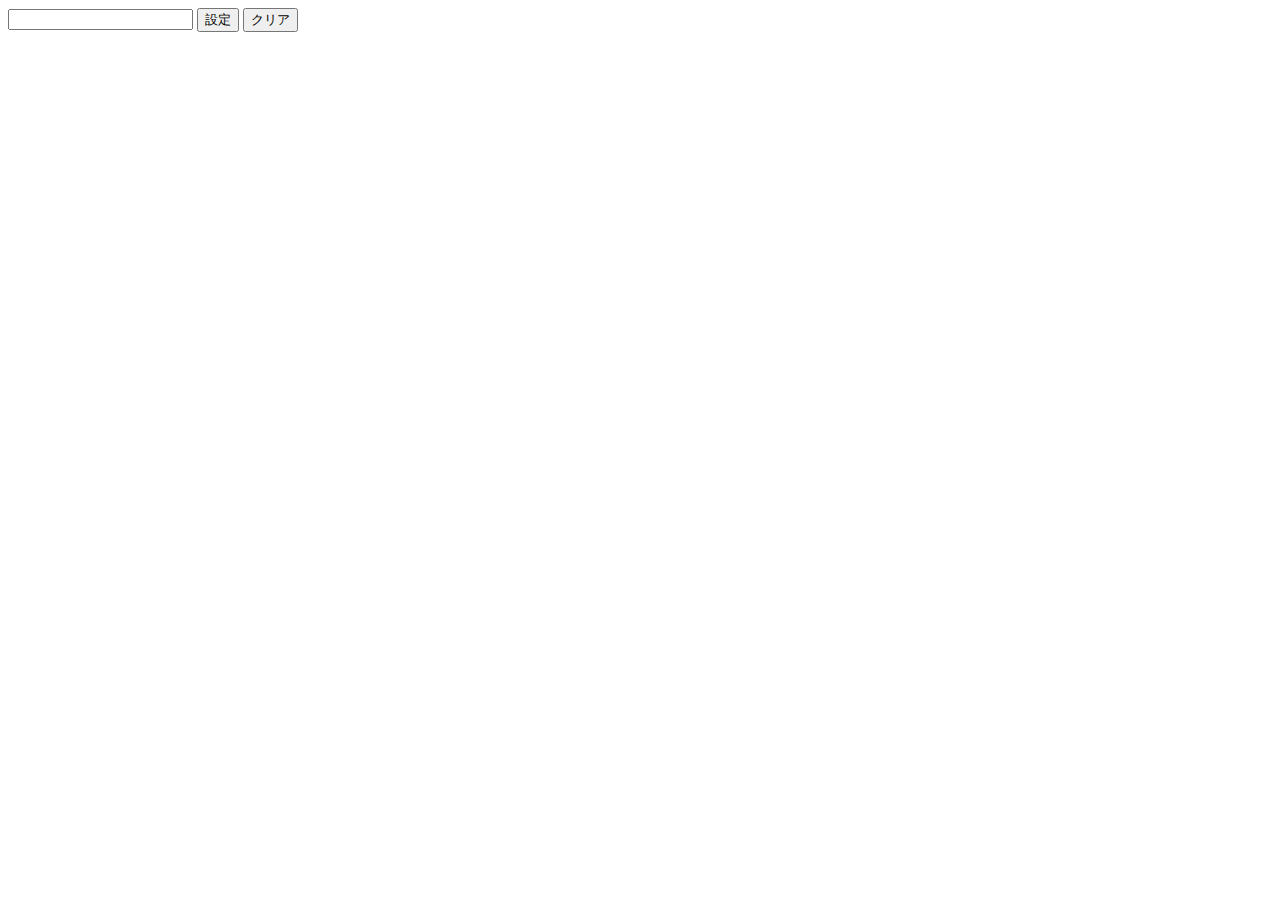
<file: button_test/index.html>
<!DOCTYPE html>
<html lang="ja">
<head>
    <meta charset="UTF-8">
    <meta name="viewport" content="width=device-width, initial-scale=1.0">
    <title>Document</title>
</head>
<body>
    <form>
        <input type='text' id='myname'>
        <button type='submit' id='button1' onclick='func1()'>設定</button>
        <button type="submit" id="button2" onclick="func2()" disable>クリア</button>
        <div id="output"></div>
    </form>

    <script>
        function func1(){
            document.getElementById("button1").disabled = true;
            document.getElementById("button2").disabled = false;
            let myname_val = document.getElementById("myname").value;
            document.getElementById("output").innerHTML = `入力された値は「${myname_val}」です。`;
        }

        function func2(){
            document.getElementById("button1").disabled = false;
            document.getElementById("button2").disabled = true;
            document.getElementById("myname").value = "";
            document.getElementById("output").innerHTML = '';
        }

    </script>
</body>
</html>
</file>
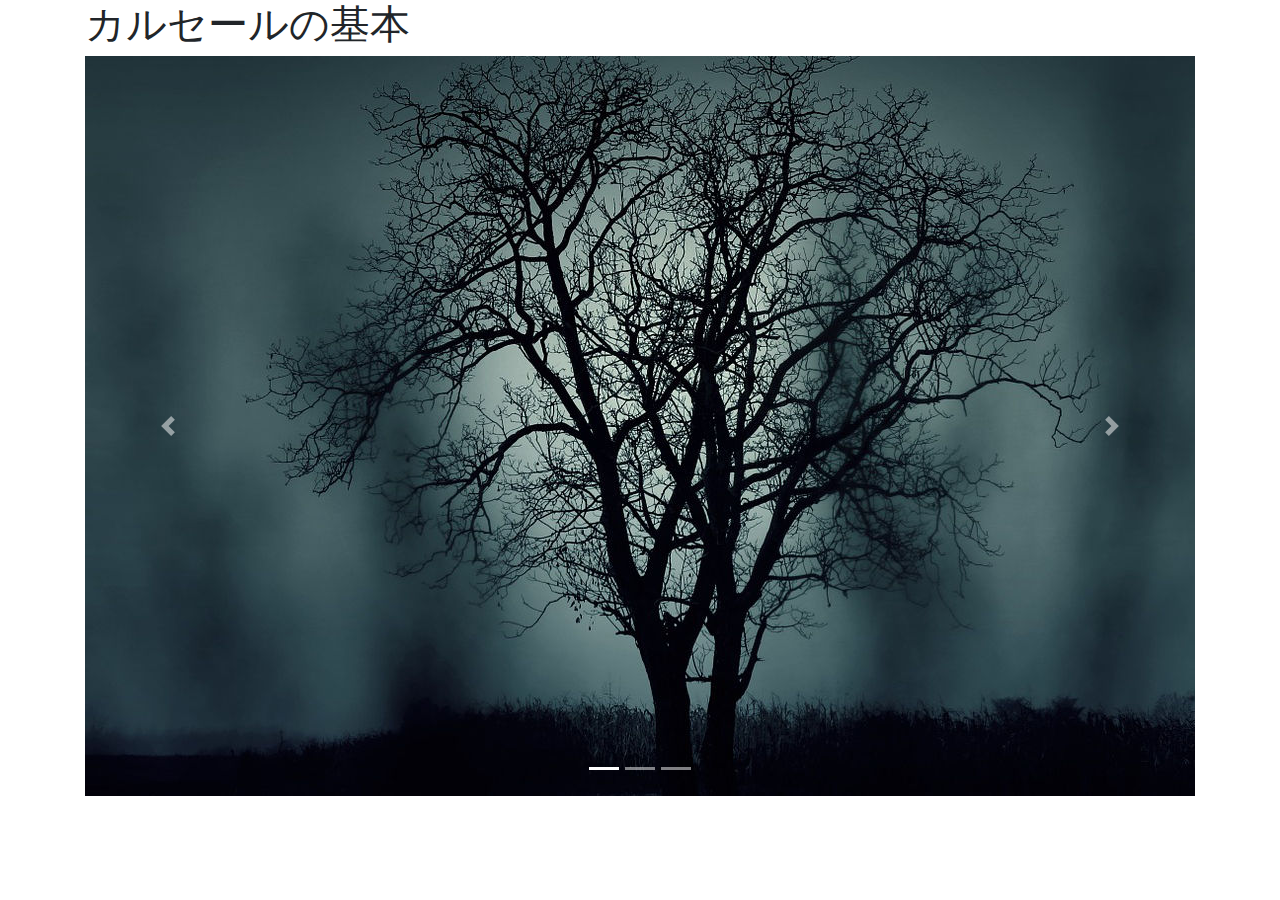
<file: carousel.html>
<!DOCTYPE html>
<html lang="ja">

<head>
    <meta charset="UTF-8">
    <meta http-equiv="X-UA-Compatible" content="IE=edge">
    <meta name="viewport" content="width=device-width, initial-scale=1">
    <link href="https://fonts.googleapis.com/css2?family=Sawarabi+Gothic&display=swap" rel="stylesheet">
    <link href="https://use.fontawesome.com/releases/v5.6.1/css/all.css" rel="stylesheet">
    <!-- font-family: 'Sawarabi Gothic', sans-serif; -->
    <title>試しにやってみた</title>
    <link href="css/bootstrap.css" rel="stylesheet">

</head>
<body>

<div class="container">

<h1>カルセールの基本</h1>
<div id="c1" class="carousel slide" data-ride="carousel">
 <ol class="carousel-indicators">
  <li data-target="#c1" data-slide-to="0" class="active"></li>
  <li data-target="#c1" data-slide-to="1"></li>
  <li data-target="#c1" data-slide-to="2"></li>
 </ol>
 <div class="carousel-inner">
     <div class="carousel-item active"><img src="image/img-01.jpg"></div>
     <div class="carousel-item"><img src="image/img-02.jpg"></div>
     <div class="carousel-item"><img src="image/img-03.jpg"></div>
 </div>
 <a class="carousel-control-prev" href="#c1" role="button" data-slide="prev">
     <span class="carousel-control-prev-icon" aria-hidden="true"></span>
     <span class="sr-only">前に戻る</span>
 </a>
 <a class="carousel-control-next" href="#c1" role="button" data-slide="next">
     <span class="carousel-control-next-icon" aria-hidden="true"></span>
     <span class="sr-only">次に進む</span>
 </a>
</div>

</div>
<!-- jQuery読み込み -->
<script src="https://ajax.googleapis.com/ajax/libs/jquery/1.11.1/jquery.min.js"></script>
<!-- BootstrapのJS読み込み -->
<script src="js/bootstrap.min.js"></script>
</body>
</html>
</file>
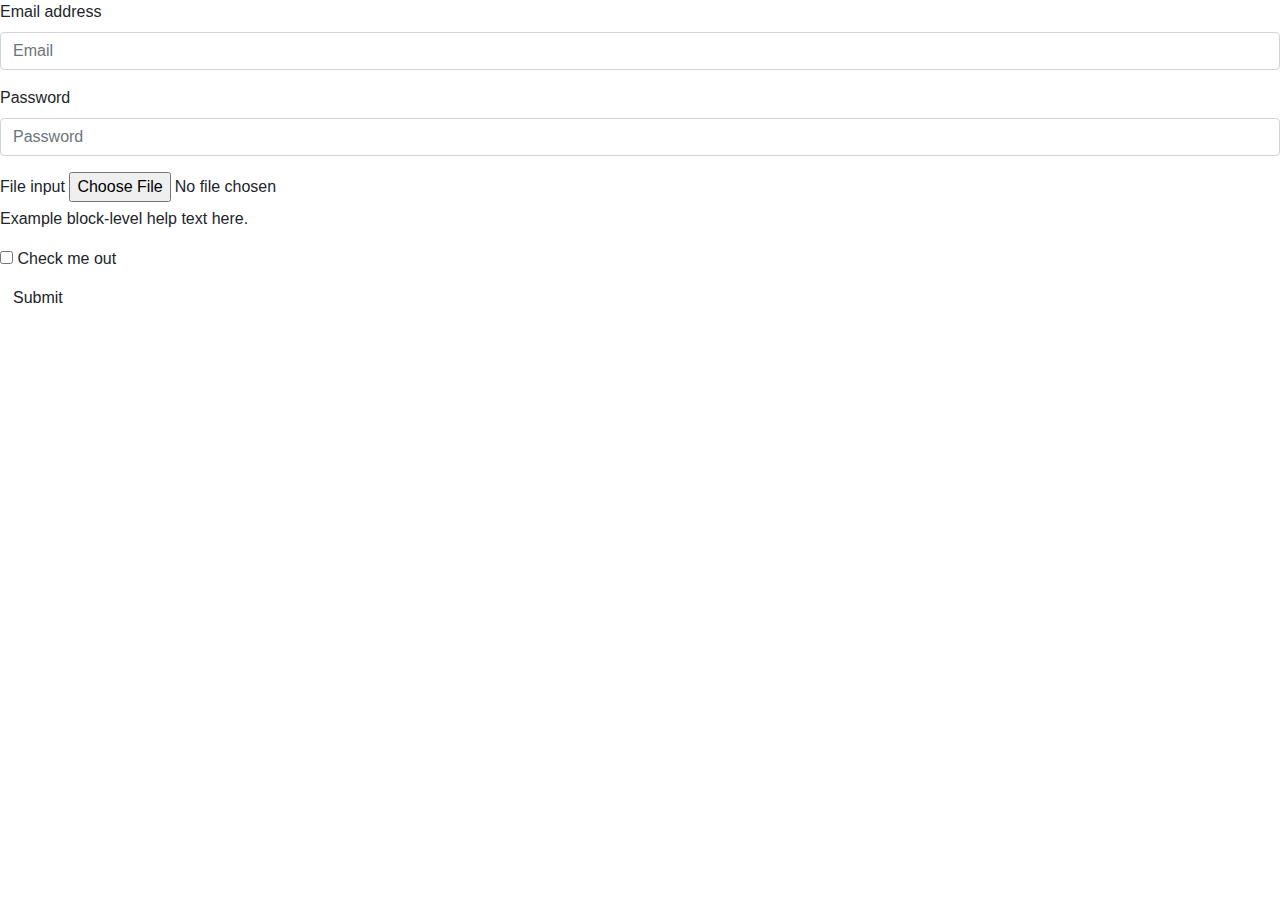
<file: form.html>
<!DOCTYPE html>
<html lang="ja">
  <head>
    <meta charset="utf-8">
    <meta http-equiv="X-UA-Compatible" content="IE=edge">
    <meta name="viewport" content="width=device-width, initial-scale=1">
    <title>Bootstrap Sample</title>
    <!-- BootstrapのCSS読み込み -->
    <link href="css/bootstrap.min.css" rel="stylesheet">
    <!-- jQuery読み込み -->
    <script src="https://ajax.googleapis.com/ajax/libs/jquery/1.11.3/jquery.min.js"></script>
    <!-- BootstrapのJS読み込み -->
    <script src="js/bootstrap.min.js"></script>
  </head>
  <body>
    <form>
      <div class="form-group">
        <label for="exampleInputEmail1">Email address</label>
        <input type="email" class="form-control" id="exampleInputEmail1" placeholder="Email">
      </div>
      <div class="form-group">
        <label for="exampleInputPassword1">Password</label>
        <input type="password" class="form-control" id="exampleInputPassword1" placeholder="Password">
      </div>
      <div class="form-group">
        <label for="exampleInputFile">File input</label>
        <input type="file" id="exampleInputFile">
        <p class="help-block">Example block-level help text here.</p>
      </div>
      <div class="checkbox">
        <label>
          <input type="checkbox"> Check me out
        </label>
      </div>
      <button type="submit" class="btn btn-default">Submit</button>
    </form>
  </body>
</html>
</file>
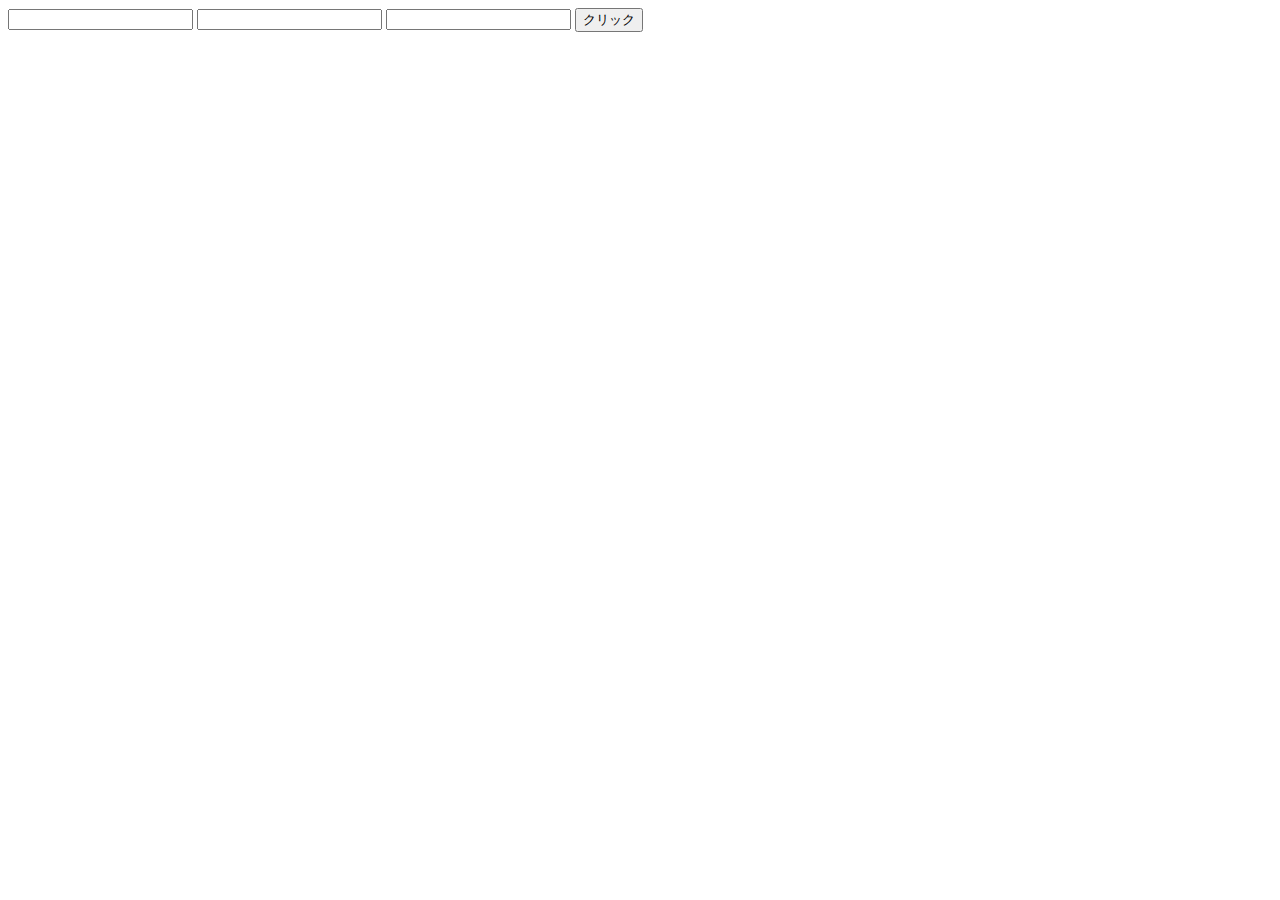
<file: sample1.html>
<!DOCTYPE html>
<html lang="en">
<head>
    <meta charset="UTF-8">
    <meta name="viewport" content="width=device-width, initial-scale=1.0">
    <title>Document</title>
    <script>
        function setValue(){
            var elm= document.getElementById("tx1");
            elm.value = "Hello!";
        }
        </script>
</head>
<body>
    <input id="tx1" type="text">
    <input id="tx2" type="text">
    <input id="tx3" type="text">
    <button onclick="setValue();">クリック</button>
</body>
</html>
</file>
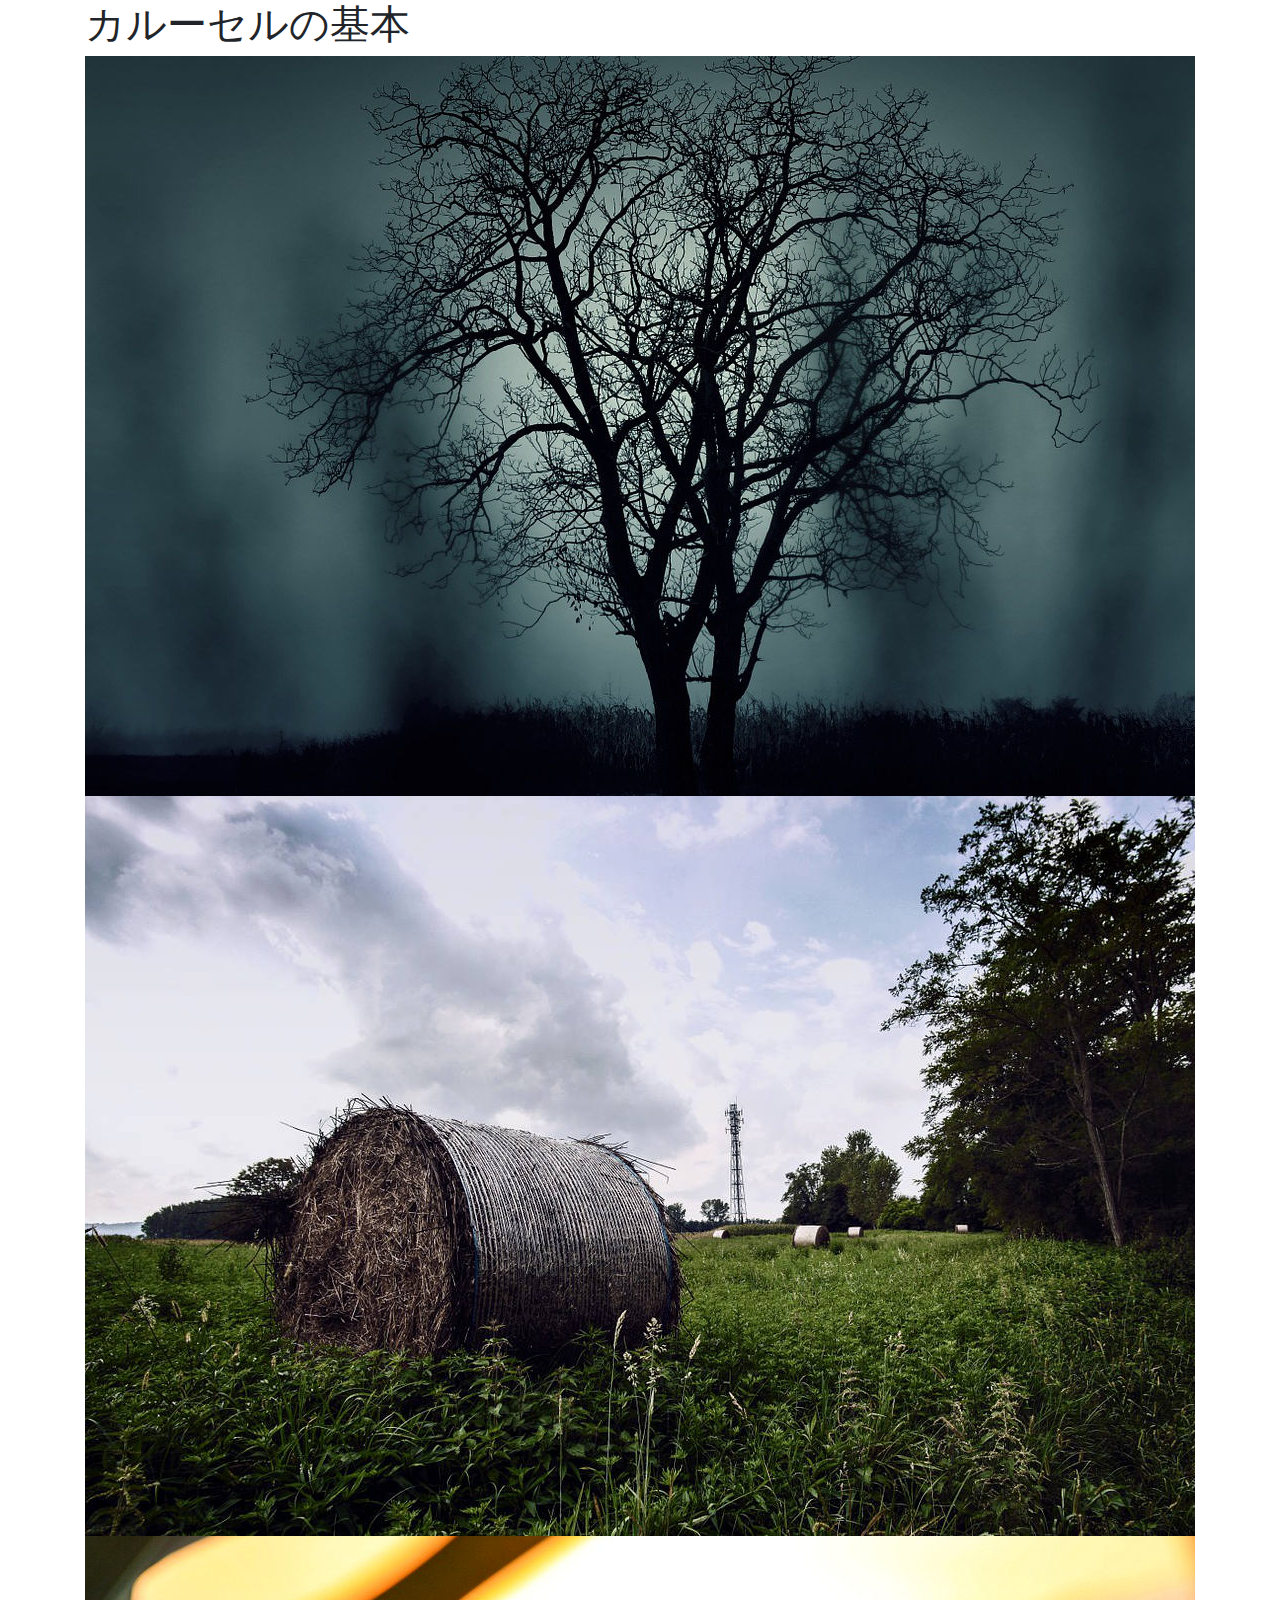
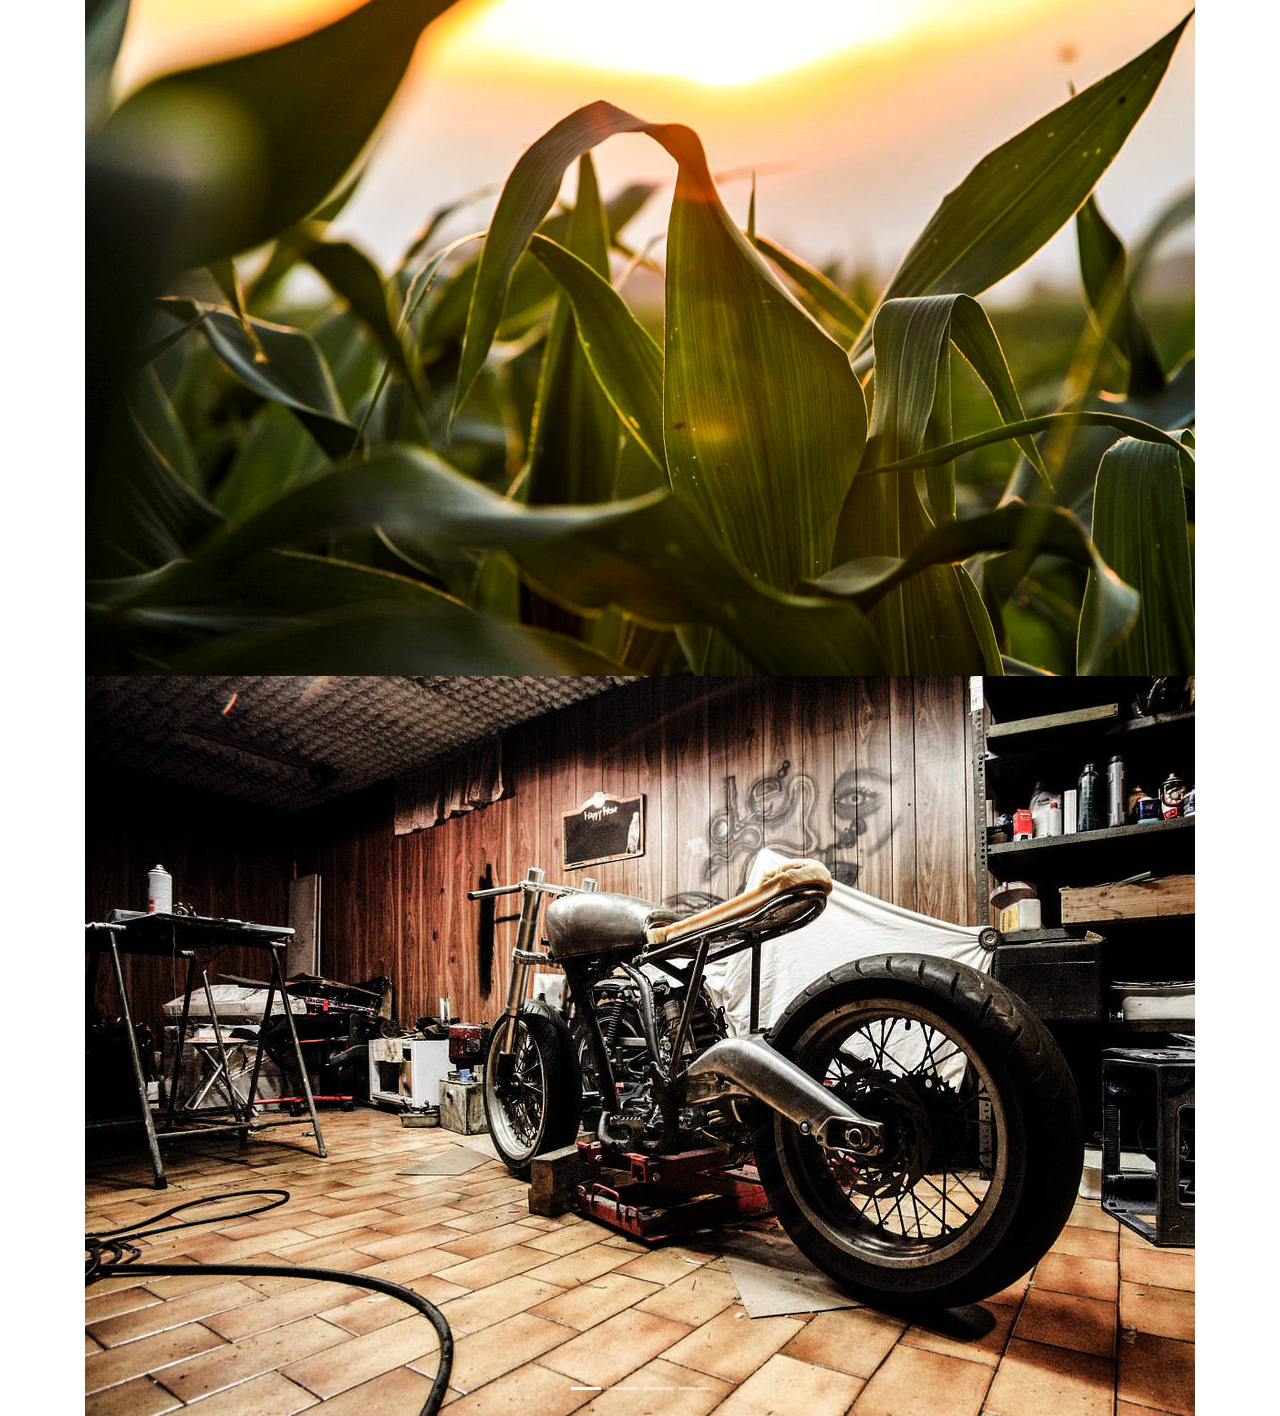
<file: sample531-01.html>
<!DOCTYPE html>
<html lang="ja">

<head>
  <meta charset="utf-8">
  <meta http-equiv="X-UA-Compatible" content="IE=edge">
  <meta name="viewport" content="width=device-width, initial-scale=1">
  <title>カルーセル</title>
  <link href="css/bootstrap.min.css" rel="stylesheet">
  <!--[if lt IE 9]>
    <script src="https://oss.maxcdn.com/html5shiv/3.7.2/html5shiv.min.js"></script>
    <script src="https://oss.maxcdn.com/respond/1.4.2/respond.min.js"></script>
  <![endif]-->
</head>

<body>

<div class="container">        <!-- 全体を囲むコンテナ -->

<h1>カルーセルの基本</h1>
<div id="c1" class="carousel slide" data-ride="carousel">
  <ol class="carousel-indicators">
    <li data-target="#c1" data-slide-to="0" class="active"></li>
    <li data-target="#c1" data-slide-to="1"></li>
    <li data-target="#c1" data-slide-to="2"></li>
    <li data-target="#c1" data-slide-to="3"></li>
  </ol>
  <div class="carousel-inner">
    <div class="item active"><img src="photo/img-01.jpg"></div>
    <div class="item"><img src="photo/img-02.jpg"></div>
    <div class="item"><img src="photo/img-03.jpg"></div>
    <div class="item"><img src="photo/img-04.jpg"></div>
  </div>
  <a class="carousel-control left" href="#c1" data-slide="prev">
    <span class="glyphicon glyphicon-chevron-left"></span>
  </a>
  <a class="carousel-control right" href="#c1" data-slide="next">
    <span class="glyphicon glyphicon-chevron-right"></span>
  </a>
</div>

</div>        <!-- 全体を囲むコンテナ -->

<script src="https://ajax.googleapis.com/ajax/libs/jquery/1.11.1/jquery.min.js"></script>
<script src="js/bootstrap.min.js"></script>
</body>

</html>
</file>
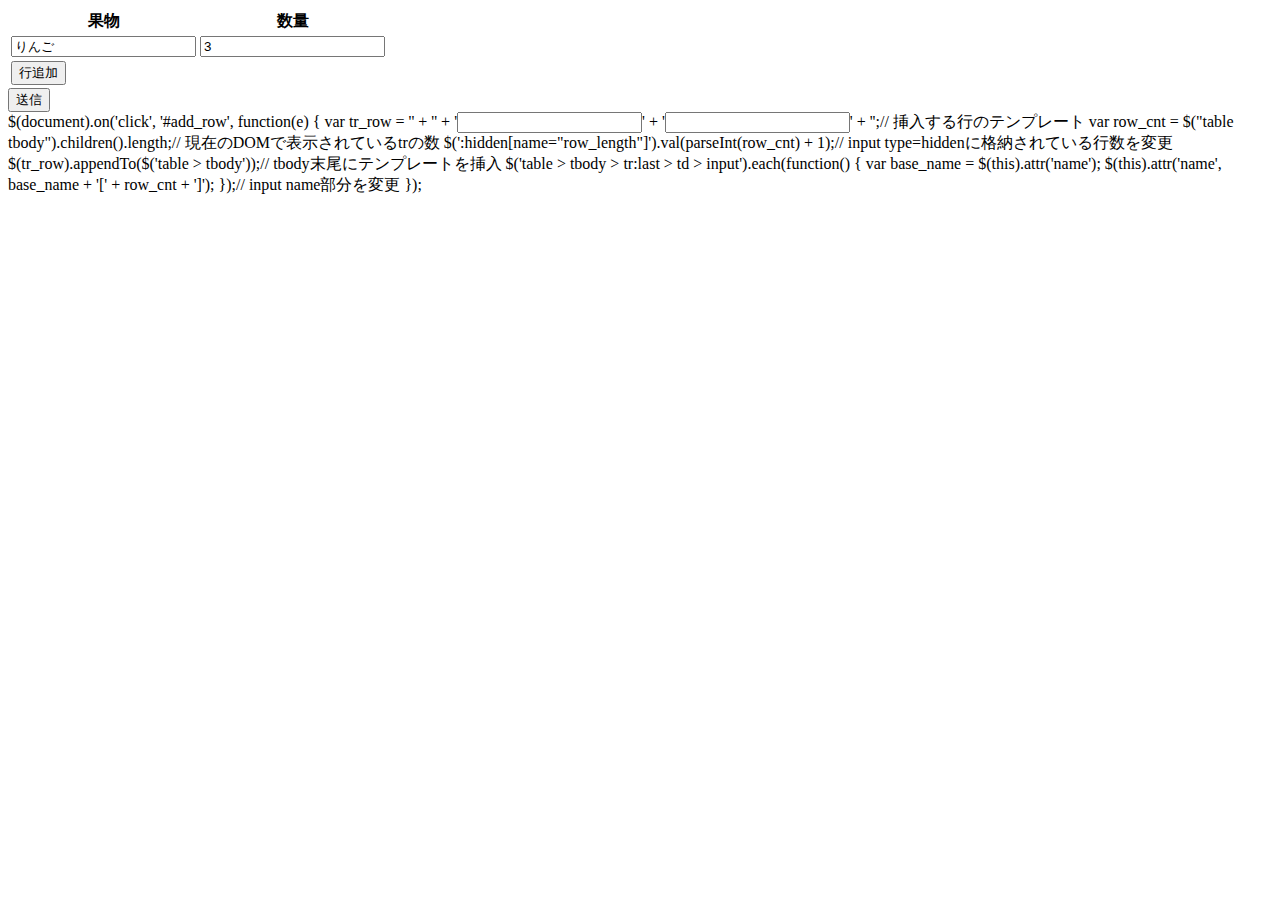
<file: test.html>
<!DOCTYPE html>
<html lang="en">
<head>
    <meta charset="UTF-8">
    <meta name="viewport" content="width=device-width, initial-scale=1.0">
    <title>Document</title>
</head>
<body>
    
<form method="post">
    <table>
      <thead>
        <tr>
          <th>果物</th>
          <th>数量</th>
        </tr>
      </thead>
      <tbody>
        <tr>
          <td><input type="text" name="fluit[0]" value="りんご"></td>
          <td><input type="number" name="quantity[0]" value="3"></td>
        </tr>
      </tbody>
      <tfoot>
        <tr>
          <td colspan="2"><button id="add_row" type="button">行追加</button></td>
        </tr>
      </tfoot>
    </table>
    <input type="hidden" name="row_length" value="1">
    <input type="submit" name="send" value="送信">
</form>

$(document).on('click', '#add_row', function(e) {
    var tr_row = '' +
    '<tr>' +
      '<td><input type="text" name="fluit" value=""></td>' +
      '<td><input type="number" name="quantity" value=""></td>' +
    '</tr>';// 挿入する行のテンプレート
    var row_cnt = $("table tbody").children().length;// 現在のDOMで表示されているtrの数
    $(':hidden[name="row_length"]').val(parseInt(row_cnt) + 1);// input type=hiddenに格納されている行数を変更
    $(tr_row).appendTo($('table > tbody'));// tbody末尾にテンプレートを挿入
    $('table > tbody > tr:last > td > input').each(function() {
      var base_name = $(this).attr('name');
      $(this).attr('name', base_name + '[' + row_cnt + ']');
    });// input name部分を変更
  });

</body>
</html>
</file>
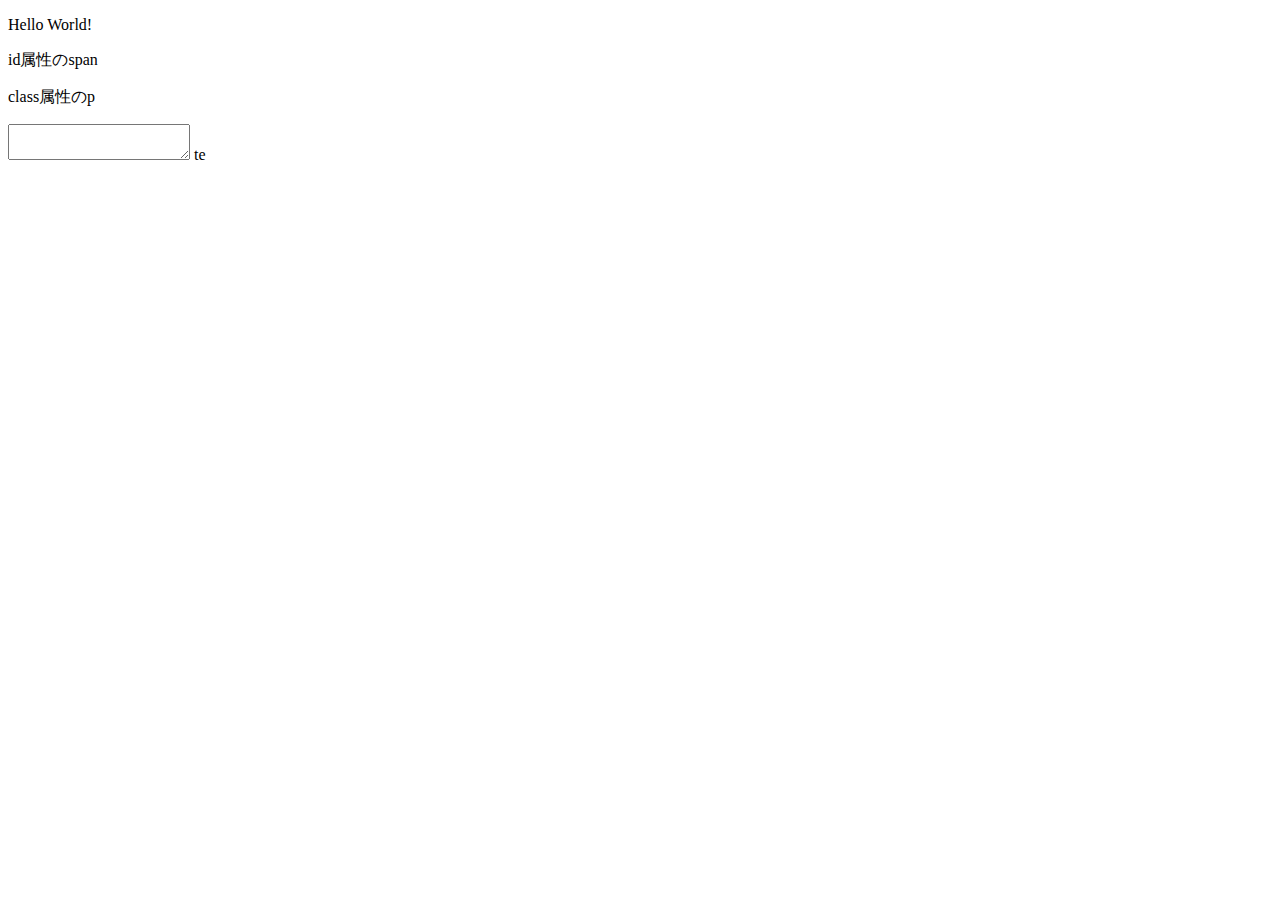
<file: Javascript_sample/dom.html>
<!DOCTYPE html>
<html lang="en">
<head>
    <meta charset="UTF-8">
    <meta name="viewport" content="width=device-width, initial-scale=1.0">
    <title>Document</title>
</head>
<body>
    <P>Hello World!</P>
    <span id="test_id">id属性のspan</span>
    <p class="test_class">class属性のp</p>
    <textarea name="test_name"></textarea>
</body>
</html>te
</file>
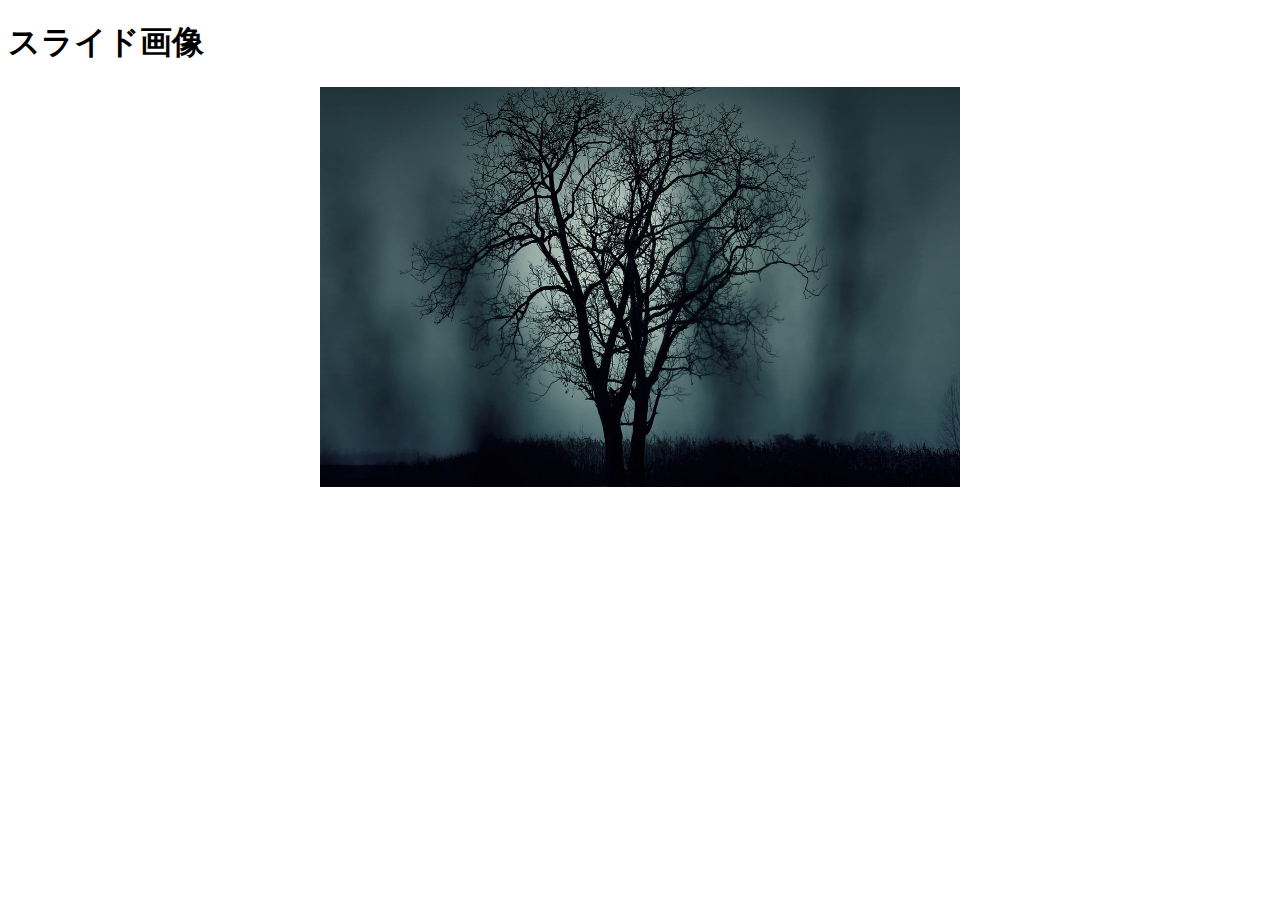
<file: Javascript_sample/slide.html>
<!DOCTYPE html>
<html lang="en">
<head>
    <meta charset="UTF-8">
    <meta name="viewport" content="width=device-width, initial-scale=1.0">
    <title>Document</title>
    <script>
        var pictures = ["images/img-01.jpg","images/img-02.jpg","images/img-03.jpg"];
        function changePic(n){
            document.getElementById("images").getElementsByTagName("img")[0].src = pictures[n % pictures.length];
            setTimeout(function(){
                changePic(n+1);
            },3000);
        }
        function load(){
            //alert("ロードされました。");
            //document.getElementById("images").getElementsByTagName("img")[0].src = pictures[1];
            changePic(0);
        }
    </script>
</head>
<body onload="load();">
    <h1 id = "header" onclick="alert();">スライド画像</h1>
    <div id="images" style = "width:640px; height:400px; margin:0 auto;">
        <img style = "width: 100%; height:100%">
    </div>
    
</body>
</html>
</file>
